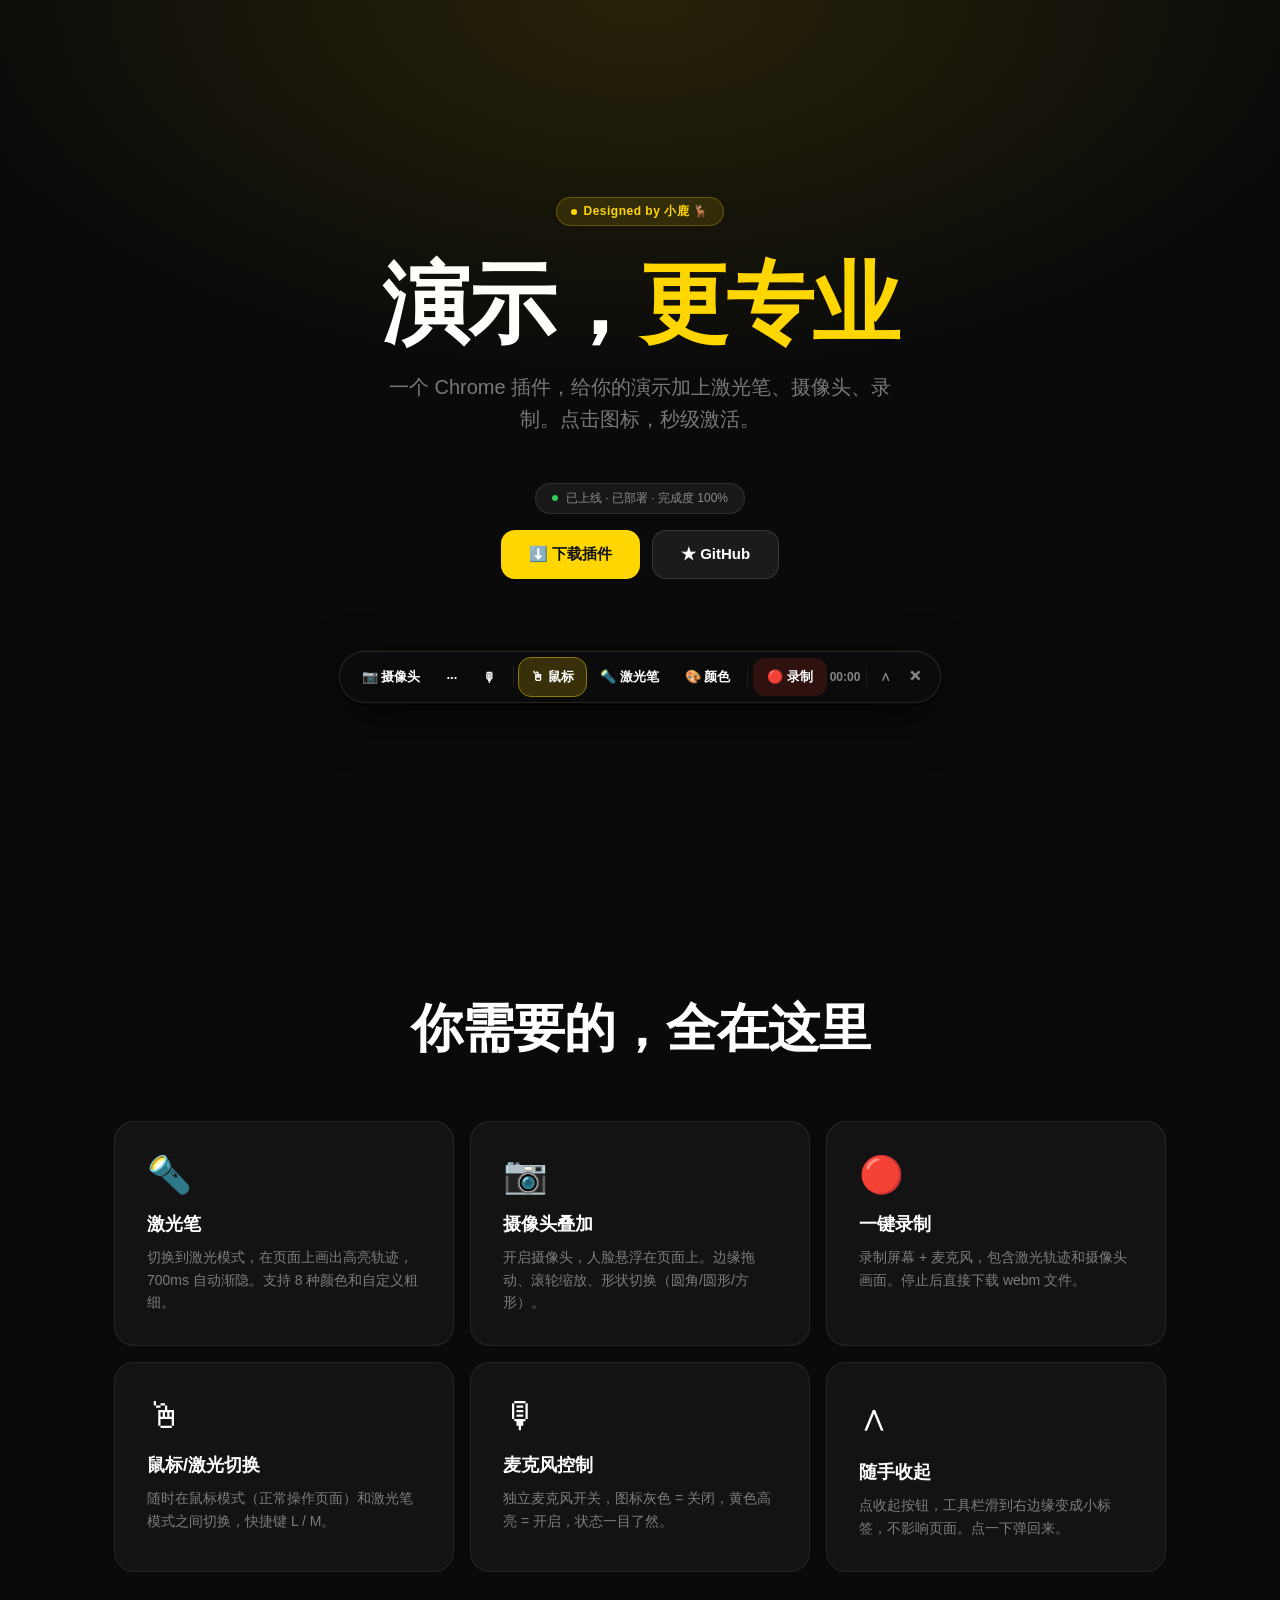
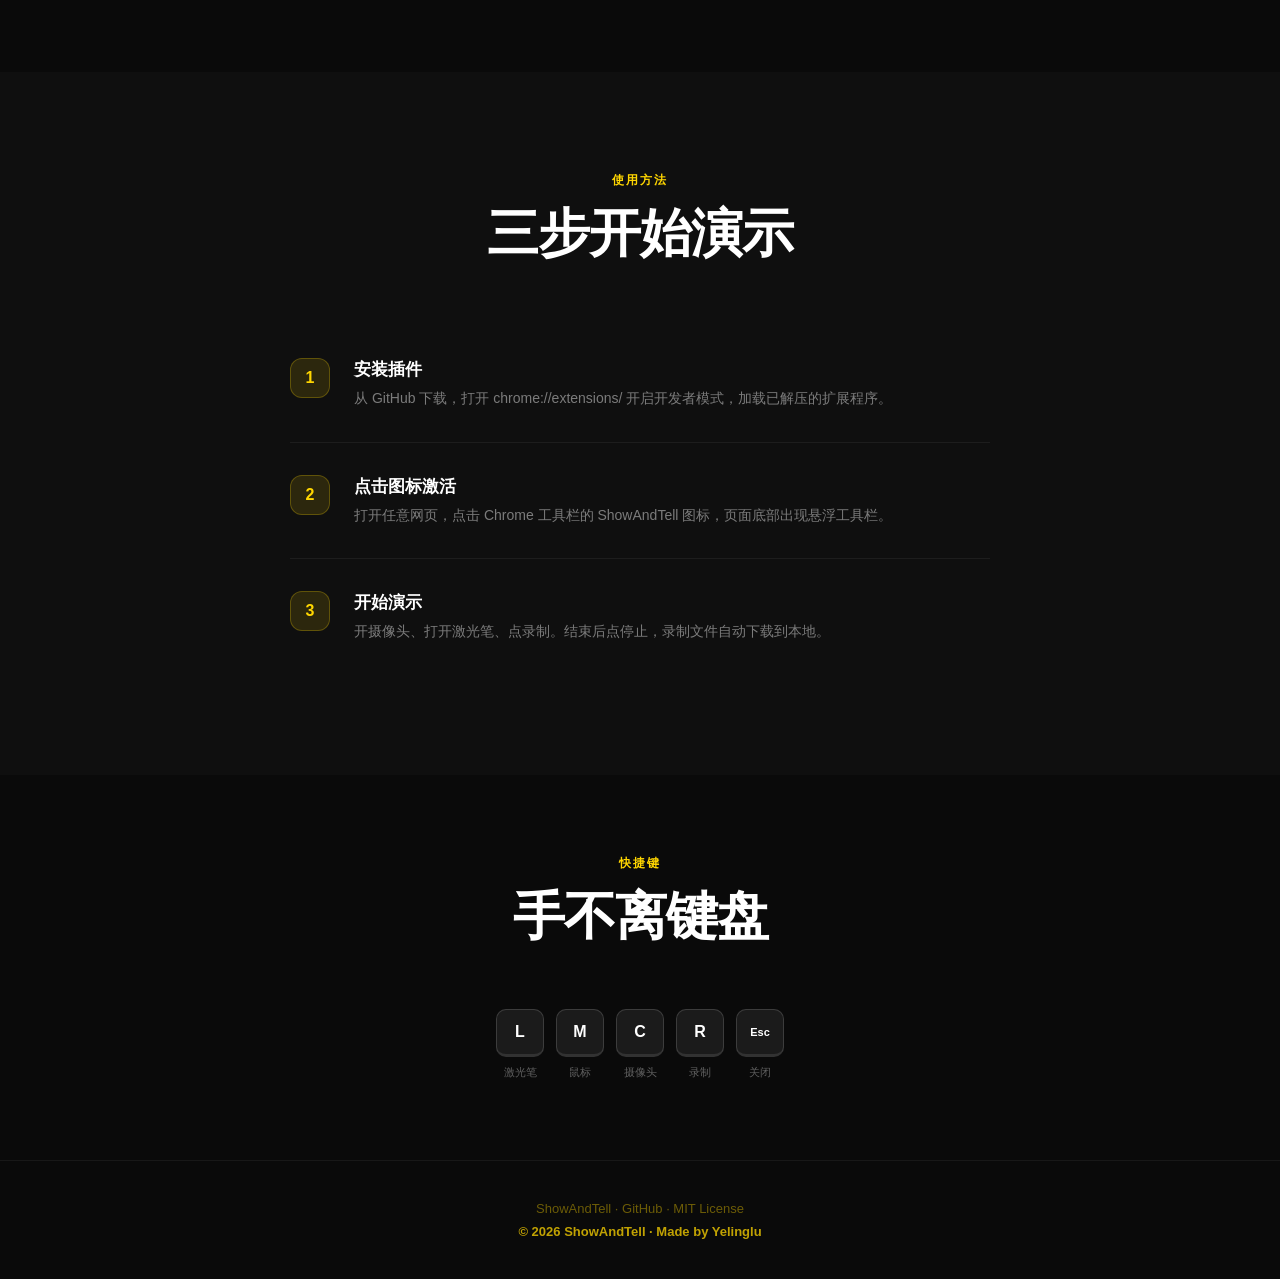
<file: index.html>
<!DOCTYPE html>
<!-- saved from url=(0117)https://aifin.xiaohongshu.com/rfphecda/aiworkbench/query/query_dashboard?dashboardId=550D7D8E04EC0ECCA861253E66B73C3F -->
<html lang="zh-CN"><head><meta http-equiv="Content-Type" content="text/html; charset=UTF-8">

<meta name="viewport" content="width=device-width, initial-scale=1.0">
<title>ShowAndTell — 演示神器</title>
<style>
 * { margin: 0; padding: 0; box-sizing: border-box; }
 body {
 background: #0a0a0a;
 color: #fff;
 font-family: -apple-system, BlinkMacSystemFont, "SF Pro Display", sans-serif;
 min-height: 100vh;
 overflow-x: hidden;
 }
 .hero {
 display: flex;
 flex-direction: column;
 align-items: center;
 justify-content: center;
 min-height: 100vh;
 padding: 60px 24px;
 text-align: center;
 position: relative;
 }
 .hero::before {
 content: "";
 position: absolute;
 inset: 0;
 background: radial-gradient(ellipse 80% 60% at 50% 0%, rgba(255,214,0,.12) 0%, transparent 70%);
 pointer-events: none;
 }
 .badge {
 display: inline-flex;
 align-items: center;
 gap: 6px;
 background: rgba(255,214,0,.12);
 border: 1px solid rgba(255,214,0,.25);
 border-radius: 20px;
 padding: 5px 14px;
 font-size: 12px;
 font-weight: 600;
 color: #FFD600;
 letter-spacing: .5px;
 margin-bottom: 32px;
 }
 .badge-dot {
 width: 6px; height: 6px;
 border-radius: 50%;
 background: #FFD600;
 animation: pulse 2s infinite;
 }
 @keyframes pulse {
 0%,100% { opacity: 1; }
 50% { opacity: .3; }
 }
 h1 {
 font-size: clamp(48px, 8vw, 88px);
 font-weight: 800;
 letter-spacing: -2px;
 line-height: 1.05;
 margin-bottom: 20px;
 }
 h1 span { color: #FFD600; }
 .subtitle {
 font-size: clamp(16px, 2.5vw, 20px);
 color: rgba(255,255,255,.45);
 max-width: 520px;
 line-height: 1.6;
 margin-bottom: 48px;
 }
 .cta-group {
 display: flex;
 gap: 12px;
 flex-wrap: wrap;
 justify-content: center;
 }
 .btn-primary {
 background: #FFD600;
 color: #111;
 border: none;
 border-radius: 14px;
 padding: 14px 28px;
 font-size: 15px;
 font-weight: 700;
 cursor: pointer;
 text-decoration: none;
 display: inline-flex;
 align-items: center;
 gap: 8px;
 transition: all .15s;
 }
 .btn-primary:hover { background: #ffe033; transform: translateY(-1px); }
 .btn-secondary {
 background: rgba(255,255,255,.07);
 color: #fff;
 border: 1px solid rgba(255,255,255,.12);
 border-radius: 14px;
 padding: 14px 28px;
 font-size: 15px;
 font-weight: 600;
 cursor: pointer;
 text-decoration: none;
 display: inline-flex;
 align-items: center;
 gap: 8px;
 transition: all .15s;
 }
 .btn-secondary:hover { background: rgba(255,255,255,.12); }
 .toolbar-preview {
 margin-top: 72px;
 display: inline-flex;
 align-items: center;
 gap: 2px;
 background: rgba(12,12,12,.93);
 backdrop-filter: blur(24px);
 border: 1px solid rgba(255,255,255,.1);
 border-radius: 30px;
 padding: 6px 10px;
 box-shadow: 0 2px 0 1px rgba(0,0,0,.5), 0 16px 48px rgba(0,0,0,.6), 0 0 0 1px rgba(255,214,0,.08);
 }
 .tb-btn {
 display: flex;
 align-items: center;
 gap: 7px;
 height: 38px;
 padding: 0 12px;
 border-radius: 12px;
 font-size: 13px;
 font-weight: 600;
 color: #fff;
 white-space: nowrap;
 cursor: default;
 }
 .tb-btn.active {
 background: rgba(255,214,0,.18);
 outline: 1.5px solid rgba(255,214,0,.55);
 }
 .tb-sep {
 width: 1px; height: 20px;
 background: rgba(255,255,255,.08);
 margin: 0 3px;
 flex-shrink: 0;
 }
 .tb-rec {
 background: rgba(255,59,48,.15);
 color: #fff;
 border-radius: 12px;
 height: 38px;
 padding: 0 14px;
 display: flex;
 align-items: center;
 gap: 7px;
 font-size: 13px;
 font-weight: 600;
 }
 .timer {
 font-size: 12px;
 font-weight: 700;
 color: rgba(255,255,255,.5);
 min-width: 32px;
 text-align: center;
 }
 .features {
 padding: 100px 24px;
 max-width: 1100px;
 margin: 0 auto;
 }
 .section-label {
 font-size: 12px;
 font-weight: 700;
 color: #FFD600;
 letter-spacing: 2px;
 text-transform: uppercase;
 text-align: center;
 margin-bottom: 16px;
 }
 .section-title {
 font-size: clamp(32px, 5vw, 52px);
 font-weight: 800;
 text-align: center;
 letter-spacing: -1px;
 margin-bottom: 64px;
 line-height: 1.1;
 }
 .grid {
 display: grid;
 grid-template-columns: repeat(auto-fit, minmax(300px, 1fr));
 gap: 16px;
 }
 .card {
 background: rgba(255,255,255,.04);
 border: 1px solid rgba(255,255,255,.08);
 border-radius: 20px;
 padding: 32px;
 transition: all .2s;
 }
 .card:hover {
 background: rgba(255,255,255,.06);
 border-color: rgba(255,214,0,.2);
 transform: translateY(-2px);
 }
 .card-icon { font-size: 36px; margin-bottom: 16px; display: block; }
 .card h3 { font-size: 18px; font-weight: 700; margin-bottom: 10px; }
 .card p { font-size: 14px; color: rgba(255,255,255,.45); line-height: 1.6; }
 .how { padding: 100px 24px; background: rgba(255,255,255,.02); }
 .steps { max-width: 700px; margin: 0 auto; display: flex; flex-direction: column; gap: 0; }
 .step { display: flex; gap: 24px; align-items: flex-start; padding: 32px 0; border-bottom: 1px solid rgba(255,255,255,.06); }
 .step:last-child { border-bottom: none; }
 .step-num { width: 40px; height: 40px; border-radius: 12px; background: rgba(255,214,0,.12); border: 1px solid rgba(255,214,0,.25); color: #FFD600; font-size: 16px; font-weight: 800; display: flex; align-items: center; justify-content: center; flex-shrink: 0; }
 .step-content h3 { font-size: 17px; font-weight: 700; margin-bottom: 6px; }
 .step-content p { font-size: 14px; color: rgba(255,255,255,.45); line-height: 1.6; }
 .shortcuts { padding: 80px 24px; max-width: 700px; margin: 0 auto; text-align: center; }
 .keys { display: flex; gap: 12px; justify-content: center; flex-wrap: wrap; margin-top: 40px; }
 .key-item { display: flex; flex-direction: column; align-items: center; gap: 8px; }
 .key { background: rgba(255,255,255,.07); border: 1px solid rgba(255,255,255,.15); border-bottom: 3px solid rgba(255,255,255,.1); border-radius: 10px; width: 48px; height: 48px; display: flex; align-items: center; justify-content: center; font-size: 16px; font-weight: 700; color: #fff; }
 .key-label { font-size: 11px; color: rgba(255,255,255,.35); font-weight: 500; }
 footer { padding: 40px 24px; text-align: center; border-top: 1px solid rgba(255,255,255,.06); color: rgba(255,255,255,.2); font-size: 13px; }
 footer a { color: rgba(255,255,255,.35); text-decoration: none; }
 footer a:hover { color: #FFD600; }
</style>
</head>
<body>
<section class="hero">
 <div class="badge">
 <div class="badge-dot"></div>
 Designed by 小鹿 🦌
 </div>
 <h1>演示，<span>更专业</span></h1>
 <p class="subtitle">一个 Chrome 插件，给你的演示加上激光笔、摄像头、录制。点击图标，秒级激活。</p>
 <div style="display:inline-flex;align-items:center;gap:8px;background:rgba(255,255,255,.06);border:1px solid rgba(255,255,255,.1);border-radius:20px;padding:6px 16px;font-size:12px;color:rgba(255,255,255,.5);margin-bottom:16px;">
 <span style="width:6px;height:6px;border-radius:50%;background:#34C759;display:inline-block;"></span>
 已上线 · 已部署 · 完成度 100%
 </div>
 <div class="cta-group">
 <a href="https://github.com/yelinglu610-lab/showandtell-extension" class="btn-primary" target="_blank">⬇️ 下载插件</a>
 <a href="https://github.com/yelinglu610-lab/showandtell-extension" class="btn-secondary" target="_blank">★ GitHub</a>
 </div>
 <div class="toolbar-preview">
 <div class="tb-btn">📷 摄像头</div>
 <div class="tb-btn">···</div>
 <div class="tb-btn">🎙</div>
 <div class="tb-sep"></div>
 <div class="tb-btn active">🖱 鼠标</div>
 <div class="tb-btn">🔦 激光笔</div>
 <div class="tb-btn">🎨 颜色</div>
 <div class="tb-sep"></div>
 <div class="tb-rec">🔴 录制</div>
 <div class="timer">00:00</div>
 <div class="tb-sep"></div>
 <div class="tb-btn" style="padding:0 8px;opacity:.5;">∧</div>
 <div class="tb-btn" style="padding:0 8px;opacity:.5;">✕</div>
 </div>
</section>
<section class="features">
 <h2 class="section-title">你需要的，全在这里</h2>
 <div class="grid">
 <div class="card"><span class="card-icon">🔦</span><h3>激光笔</h3><p>切换到激光模式，在页面上画出高亮轨迹，700ms 自动渐隐。支持 8 种颜色和自定义粗细。</p></div>
 <div class="card"><span class="card-icon">📷</span><h3>摄像头叠加</h3><p>开启摄像头，人脸悬浮在页面上。边缘拖动、滚轮缩放、形状切换（圆角/圆形/方形）。</p></div>
 <div class="card"><span class="card-icon">🔴</span><h3>一键录制</h3><p>录制屏幕 + 麦克风，包含激光轨迹和摄像头画面。停止后直接下载 webm 文件。</p></div>
 <div class="card"><span class="card-icon">🖱</span><h3>鼠标/激光切换</h3><p>随时在鼠标模式（正常操作页面）和激光笔模式之间切换，快捷键 L / M。</p></div>
 <div class="card"><span class="card-icon">🎙</span><h3>麦克风控制</h3><p>独立麦克风开关，图标灰色 = 关闭，黄色高亮 = 开启，状态一目了然。</p></div>
 <div class="card"><span class="card-icon">∧</span><h3>随手收起</h3><p>点收起按钮，工具栏滑到右边缘变成小标签，不影响页面。点一下弹回来。</p></div>
 </div>
</section>
<section class="how">
 <div class="section-label" style="text-align:center;">使用方法</div>
 <h2 class="section-title" style="text-align:center;max-width:600px;margin:0 auto 64px;">三步开始演示</h2>
 <div class="steps">
 <div class="step"><div class="step-num">1</div><div class="step-content"><h3>安装插件</h3><p>从 GitHub 下载，打开 chrome://extensions/ 开启开发者模式，加载已解压的扩展程序。</p></div></div>
 <div class="step"><div class="step-num">2</div><div class="step-content"><h3>点击图标激活</h3><p>打开任意网页，点击 Chrome 工具栏的 ShowAndTell 图标，页面底部出现悬浮工具栏。</p></div></div>
 <div class="step"><div class="step-num">3</div><div class="step-content"><h3>开始演示</h3><p>开摄像头、打开激光笔、点录制。结束后点停止，录制文件自动下载到本地。</p></div></div>
 </div>
</section>
<section class="shortcuts">
 <div class="section-label">快捷键</div>
 <h2 class="section-title">手不离键盘</h2>
 <div class="keys">
 <div class="key-item"><div class="key">L</div><div class="key-label">激光笔</div></div>
 <div class="key-item"><div class="key">M</div><div class="key-label">鼠标</div></div>
 <div class="key-item"><div class="key">C</div><div class="key-label">摄像头</div></div>
 <div class="key-item"><div class="key">R</div><div class="key-label">录制</div></div>
 <div class="key-item"><div class="key" style="font-size:11px;">Esc</div><div class="key-label">关闭</div></div>
 </div>
</section>
<footer>
 <p style="color:rgba(255,214,0,.4);font-weight:500;">ShowAndTell · <a href="https://github.com/yelinglu610-lab/showandtell-extension" target="_blank" style="color:rgba(255,214,0,.4);">GitHub</a> · MIT License</p>
 <p style="margin-top:8px;color:rgba(255,214,0,.75);font-weight:600;">© 2026 ShowAndTell · Made by Yelinglu</p>
</footer>
</body></html>
</file>
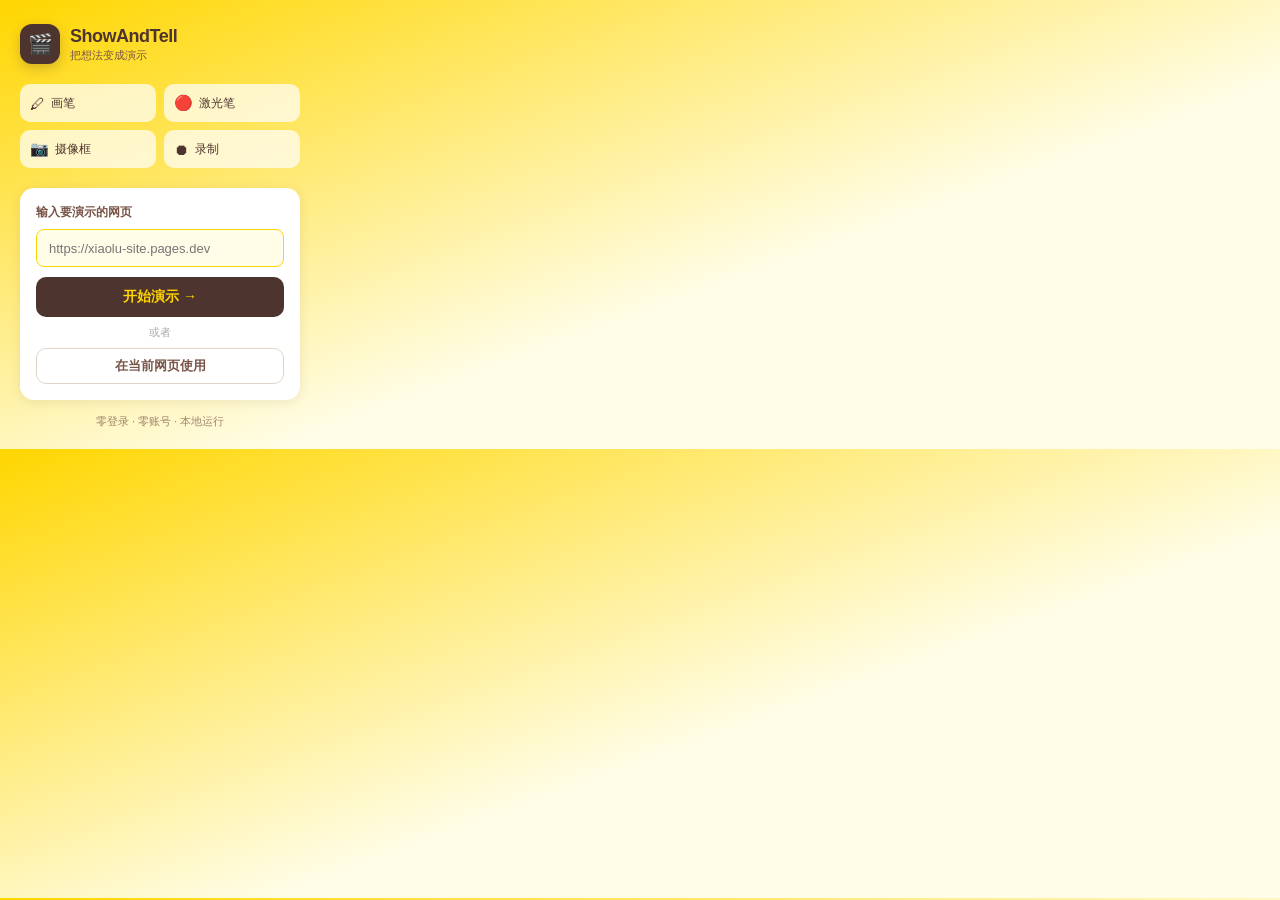
<file: popup.html>
<!DOCTYPE html>
<html lang="zh">
<head>
<meta charset="UTF-8">
<style>
  * { box-sizing: border-box; margin: 0; padding: 0; }
  body {
    width: 320px;
    font-family: -apple-system, BlinkMacSystemFont, 'Segoe UI', sans-serif;
    background: linear-gradient(160deg, #FFD600 0%, #FFFDE7 60%);
    padding: 24px 20px 20px;
  }

  .logo {
    display: flex;
    align-items: center;
    gap: 10px;
    margin-bottom: 20px;
  }

  .logo-icon {
    width: 40px; height: 40px;
    background: #4E342E;
    border-radius: 12px;
    display: flex; align-items: center; justify-content: center;
    font-size: 20px;
    box-shadow: 0 4px 12px rgba(78,52,46,0.25);
  }

  .logo-text h1 {
    font-size: 18px;
    font-weight: 800;
    color: #4E342E;
    letter-spacing: -0.5px;
  }

  .logo-text p {
    font-size: 11px;
    color: #795548;
    margin-top: 1px;
  }

  .features {
    display: grid;
    grid-template-columns: 1fr 1fr;
    gap: 8px;
    margin-bottom: 20px;
  }

  .feature {
    background: rgba(255,255,255,0.7);
    border-radius: 10px;
    padding: 10px;
    display: flex;
    align-items: center;
    gap: 6px;
    font-size: 12px;
    color: #4E342E;
    font-weight: 500;
  }

  .feature span { font-size: 15px; }

  .url-section {
    background: #fff;
    border-radius: 14px;
    padding: 16px;
    box-shadow: 0 2px 12px rgba(78,52,46,0.1);
  }

  .url-label {
    font-size: 12px;
    font-weight: 600;
    color: #795548;
    margin-bottom: 8px;
  }

  .url-input {
    width: 100%;
    height: 38px;
    border-radius: 8px;
    border: 1.5px solid #e0d5c8;
    padding: 0 12px;
    font-size: 13px;
    color: #4E342E;
    background: #FFFDE7;
    outline: none;
    margin-bottom: 10px;
  }

  .url-input:focus {
    border-color: #FFD600;
  }

  .start-btn {
    width: 100%;
    height: 40px;
    background: #4E342E;
    color: #FFD600;
    border: none;
    border-radius: 10px;
    font-size: 14px;
    font-weight: 700;
    cursor: pointer;
    transition: opacity 0.15s;
  }

  .start-btn:hover { opacity: 0.88; }

  .or-divider {
    text-align: center;
    font-size: 11px;
    color: #aaa;
    margin: 8px 0;
  }

  .current-btn {
    width: 100%;
    height: 36px;
    background: transparent;
    color: #795548;
    border: 1.5px solid #e0d5c8;
    border-radius: 10px;
    font-size: 13px;
    font-weight: 600;
    cursor: pointer;
    transition: background 0.15s;
  }

  .current-btn:hover { background: #FFFDE7; }

  .footer {
    text-align: center;
    font-size: 11px;
    color: #795548;
    margin-top: 14px;
    opacity: 0.7;
  }
</style>
</head>
<body>

<div class="logo">
  <div class="logo-icon">🎬</div>
  <div class="logo-text">
    <h1>ShowAndTell</h1>
    <p>把想法变成演示</p>
  </div>
</div>

<div class="features">
  <div class="feature"><span>🖊</span> 画笔</div>
  <div class="feature"><span>🔴</span> 激光笔</div>
  <div class="feature"><span>📷</span> 摄像框</div>
  <div class="feature"><span>⏺</span> 录制</div>
</div>

<div class="url-section">
  <div class="url-label">输入要演示的网页</div>
  <input
    class="url-input"
    id="urlInput"
    type="text"
    placeholder="https://xiaolu-site.pages.dev"
    autofocus
  />
  <button class="start-btn" id="startBtn">开始演示 →</button>
  <div class="or-divider">或者</div>
  <button class="current-btn" id="currentBtn">在当前网页使用</button>
</div>

<div class="footer">零登录 · 零账号 · 本地运行</div>

<script src="popup.js"></script>
</body>
</html>
</file>
